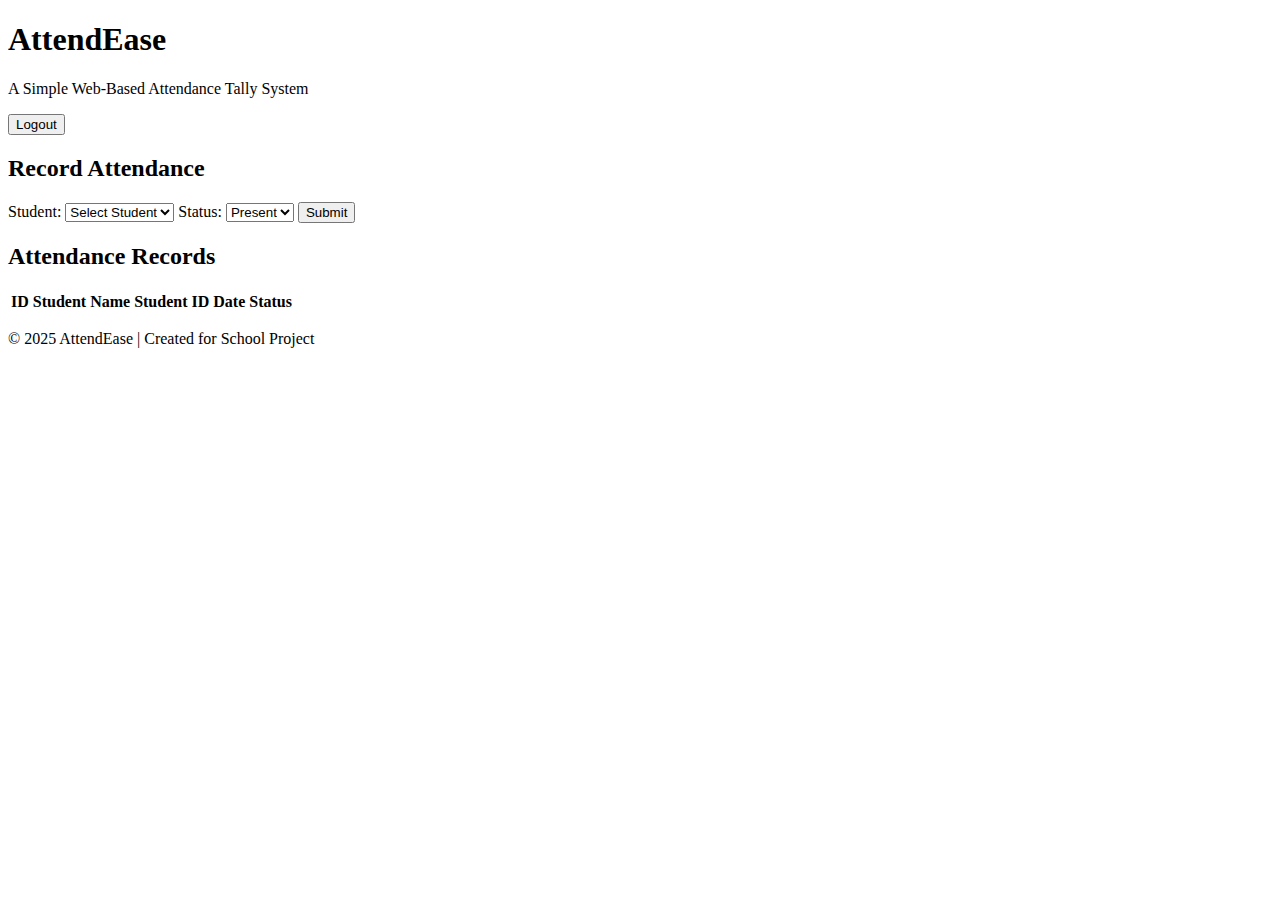
<file: frontend/admin.html>
<!DOCTYPE html>
<html lang="en">
  <head>
    <meta charset="UTF-8" />
    <meta name="viewport" content="width=device-width, initial-scale=1.0" />
    <title>AttendEase - Attendance System</title>
    <link rel="stylesheet" href="styles/styles.css" />
  </head>
  <body>
    <header>
      <div class="header-content">
        <div>
          <h1>AttendEase</h1>
          <p>A Simple Web-Based Attendance Tally System</p>
        </div>
        <button id="logoutBtn" class="logout-btn">Logout</button>
      </div>
    </header>

    <main>
      <section class="form-section">
        <h2>Record Attendance</h2>
        <form id="attendanceForm">
          <label for="student_id">Student:</label>
          <select id="student_id" name="student_id" required>
            <option value="">Select Student</option>
          </select>

          <label for="status">Status:</label>
          <select id="status" name="status" required>
            <option value="Present">Present</option>
            <option value="Absent">Absent</option>
            <option value="Late">Late</option>
          </select>

          <button type="submit">Submit</button>
        </form>
      </section>

      <section class="table-section">
        <h2>Attendance Records</h2>
        <table id="attendanceTable">
          <thead>
            <tr>
              <th>ID</th>
              <th>Student Name</th>
              <th>Student ID</th>
              <th>Date</th>
              <th>Status</th>
            </tr>
          </thead>
          <tbody>
            <!-- Data will be loaded here using JS -->
          </tbody>
        </table>
      </section>
    </main>

    <footer>
      <p>© 2025 AttendEase | Created for School Project</p>
    </footer>

    <script src="js/script.js"></script>
    <script>
      document
        .getElementById("logoutBtn")
        .addEventListener("click", async () => {
          if (confirm("Are you sure you want to log out?")) {
            const response = await fetch("../backend/api/logout.php", {
              method: "POST",
              headers: { "Content-Type": "application/json" },
            });
            const result = await response.json();

            if (result.success) {
              alert(result.message);
              window.location.href = "login.html";
            } else {
              alert("Logout failed. Please try again.");
            }
          }
        });
    </script>
  </body>
</html>
</file>
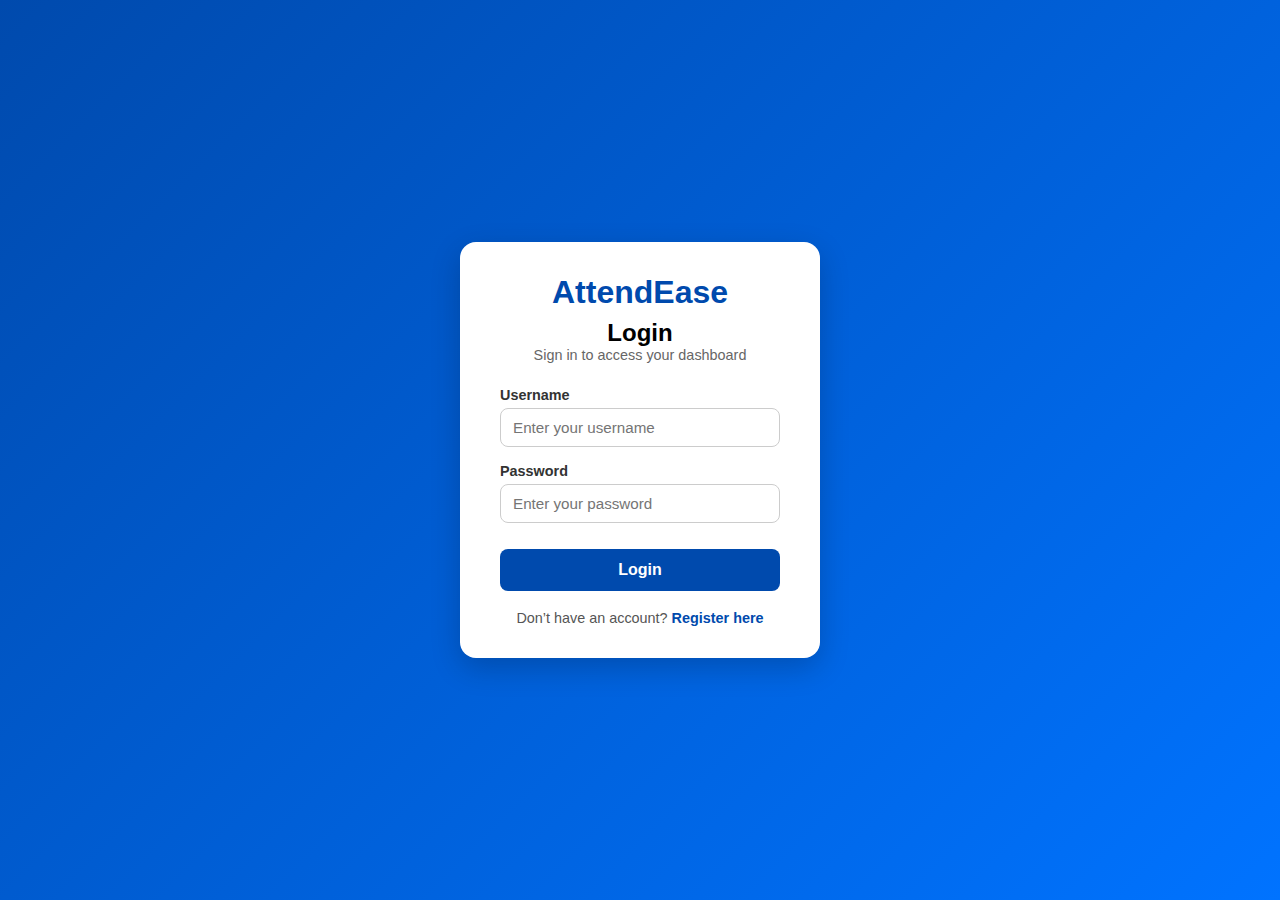
<file: frontend/login.html>
<!DOCTYPE html>
<html lang="en">
<head>
  <meta charset="UTF-8" />
  <meta name="viewport" content="width=device-width, initial-scale=1.0" />
  <title>Login - AttendEase</title>
  <link rel="stylesheet" href="styles/login.css" />
</head>
<body>
  <div class="login-container">
    <div class="login-card">
      <h1 class="app-title">AttendEase</h1>
      <h2>Login</h2>
      <p class="subtitle">Sign in to access your dashboard</p>

      <form id="loginForm">
        <div class="form-group">
          <label>Username</label>
          <input type="text" name="username" placeholder="Enter your username" required />
        </div>

        <div class="form-group">
          <label>Password</label>
          <input type="password" name="password" placeholder="Enter your password" required />
        </div>

        <button type="submit">Login</button>

        <p class="register-text">
          Don’t have an account? <a href="register.html">Register here</a>
        </p>
      </form>
    </div>
  </div>

  <script src="js/login.js"></script>
</body>
</html>
</file>
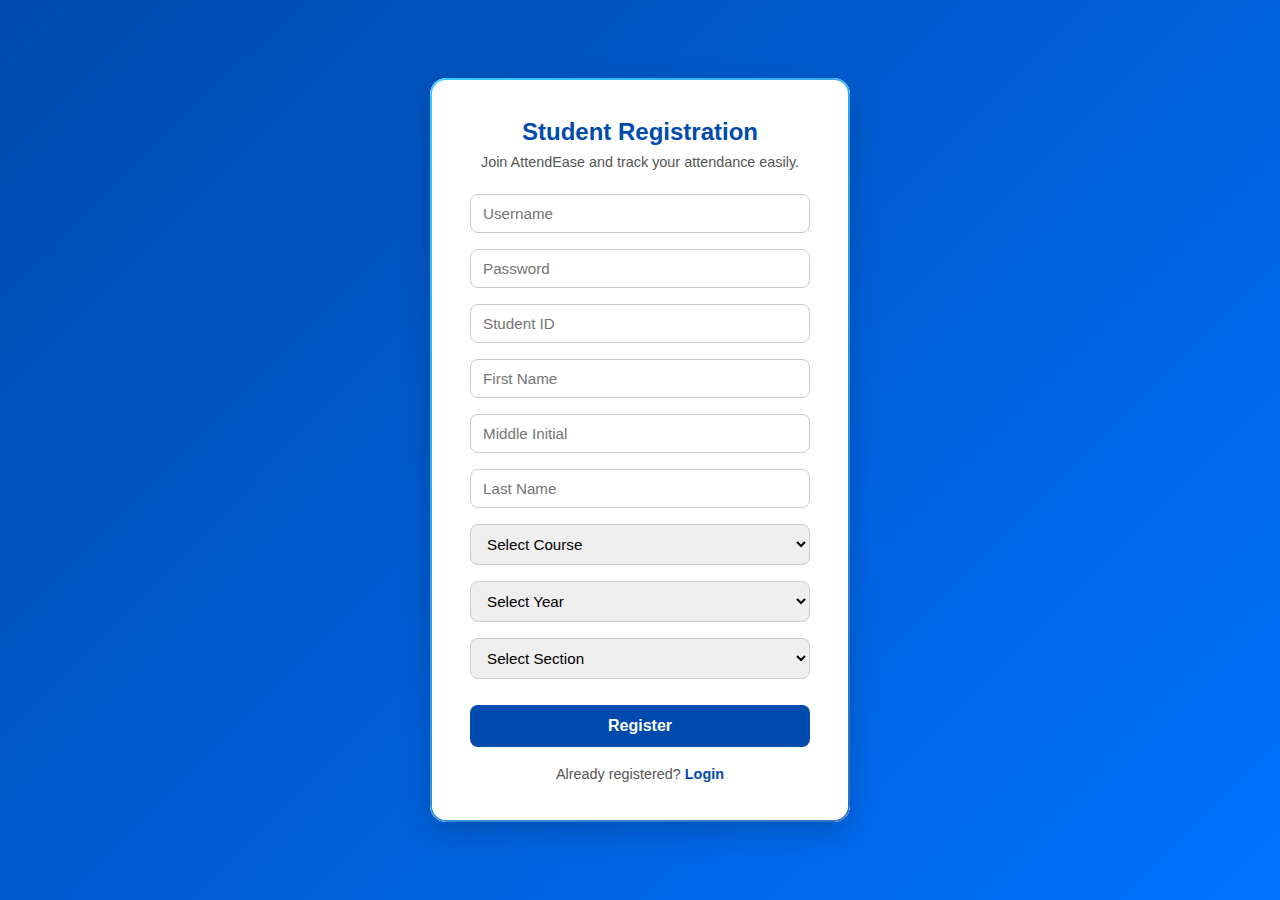
<file: frontend/register.html>
<!DOCTYPE html>
<html lang="en">
  <head>
    <meta charset="UTF-8" />
    <meta name="viewport" content="width=device-width, initial-scale=1.0" />
    <title>Register - AttendEase</title>
    <link rel="stylesheet" href="styles/global.css" />
    <link rel="stylesheet" href="styles/register.css" />
  </head>
  <body>
    <div class="register-container">
      <div class="register-card">
        <h2>Student Registration</h2>
        <p class="subtitle">
          Join AttendEase and track your attendance easily.
        </p>
        <form id="registerForm">
          <div class="form-group">
            <input
              type="text"
              name="username"
              placeholder="Username"
              required
            />
          </div>

          <div class="form-group">
            <input
              type="password"
              name="password"
              placeholder="Password"
              required
            />
          </div>

          <div class="form-group">
            <input
              type="text"
              name="student_id"
              placeholder="Student ID"
              required
            />
          </div>

          <div class="form-group">
            <input
              type="text"
              name="first_name"
              placeholder="First Name"
              required
            />
          </div>

          <div class="form-group">
            <input
              type="text"
              name="middle_initial"
              placeholder="Middle Initial"
              maxlength="1"
              pattern="[A-Za-z]"
              title="Only one letter is allowed"
              inputmode="text"
            />
          </div>

          <div class="form-group">
            <input
              type="text"
              name="last_name"
              placeholder="Last Name"
              required
            />
          </div>

          <div class="form-group">
            <select name="course" required>
              <option value="">Select Course</option>
              <option>BACHELOR OF SCIENCE IN AGRICULTURE</option>
              <option>
                BACHELOR OF SCIENCE IN ACCOUNTING INFORMATION SYSTEM
              </option>
              <option>BACHELOR OF SCIENCE IN CRIMINOLOGY</option>
              <option>BACHELOR OF SCIENCE IN HOSPITALITY MANAGEMENT</option>
              <option>BACHELOR OF SCIENCE IN INFORMATION TECHNOLOGY</option>
              <option>BACHELOR OF ELEMENTARY EDUCATION</option>
              <option>BACHELOR OF SECONDARY EDUCATION</option>
            </select>
          </div>

          <div class="form-group">
            <select name="year-level" required>
              <option value="">Select Year</option>
              <option>1</option>
              <option>2</option>
              <option>3</option>
              <option>4</option>
            </select>
          </div>

          <div class="form-group">
            <select name="section" required>
              <option value="">Select Section</option>
              <option>A</option>
              <option>B</option>
              <option>C</option>
            </select>
          </div>

          <button type="submit">Register</button>

          <p class="login-text">
            Already registered?
            <a href="login.html">Login</a>
          </p>
        </form>
      </div>
    </div>

    <script src="js/register.js"></script>
  </body>
</html>
</file>
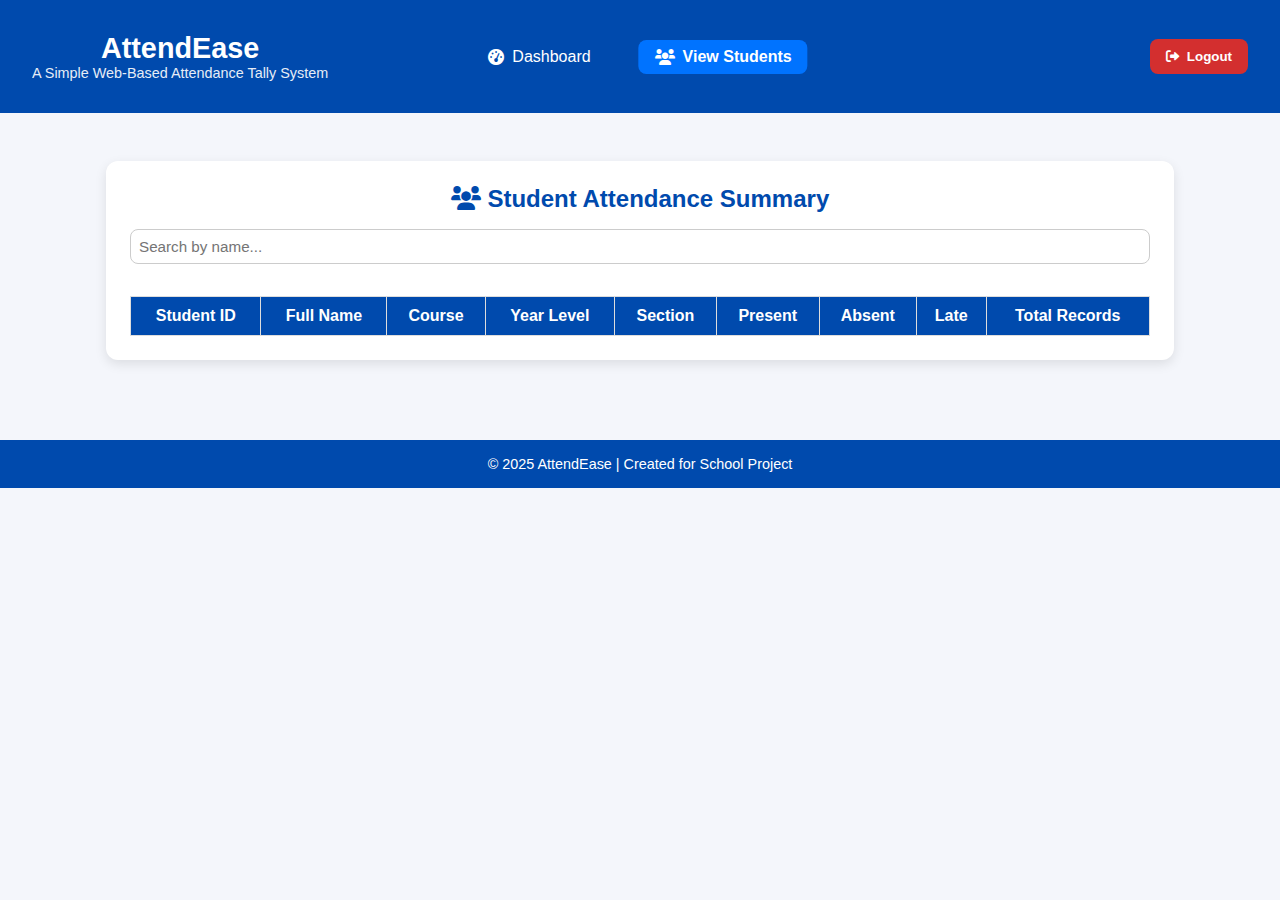
<file: frontend/view-students.html>
<!DOCTYPE html>
<html lang="en">
  <head>
    <meta charset="UTF-8" />
    <meta name="viewport" content="width=device-width, initial-scale=1.0" />
    <title>View Students | AttendEase</title>
    <link rel="stylesheet" href="styles/admin-dashboard.css" />
    <link rel="stylesheet" href="styles/table.css" />
    <link rel="stylesheet" href="https://cdnjs.cloudflare.com/ajax/libs/font-awesome/6.0.0/css/all.min.css" />
  </head>
  <body>
    <header>
      <nav class="navbar">
        <div class="navbar-brand">
          <a href="admin.html" class="brand-link">
            <h1>AttendEase</h1>
            <p>A Simple Web-Based Attendance Tally System</p>
          </a>
        </div>
        <div class="navbar-center">
          <ul class="navbar-nav">
            <li><a href="admin.html" class="nav-link"><i class="fas fa-tachometer-alt"></i> Dashboard</a></li>
            <li><a href="view-students.html" class="nav-link active"><i class="fas fa-users"></i> View Students</a></li>
          </ul>
        </div>
        <div class="navbar-actions">
          <button id="logoutBtn" class="logout-btn">
            <i class="fas fa-sign-out-alt"></i> Logout
          </button>
        </div>
      </nav>
    </header>

    <main>
      <section class="table-section">
        <h2><i class="fas fa-users"></i> Student Attendance Summary</h2>
        <input type="text" id="searchInput" placeholder="Search by name..." style="width: 100%; padding: 8px; margin-bottom: 1rem; border: 1px solid #ccc; border-radius: 8px;">
        <div id="loading" style="display: none;">Loading...</div>
        <table id="studentsTable">
          <thead>
            <tr>
              <th>Student ID</th>
              <th>Full Name</th>
              <th>Course</th>
              <th>Year Level</th>
              <th>Section</th>
              <th>Present</th>
              <th>Absent</th>
              <th>Late</th>
              <th>Total Records</th>
            </tr>
          </thead>
          <tbody></tbody>
        </table>
      </section>
    </main>

    <footer>
      <p>© 2025 AttendEase | Created for School Project</p>
    </footer>

    <script src="js/view-students.js"></script>
  </body>
</html>
</file>
<file: frontend/styles/styles.css>

</file>
<file: frontend/styles/login.css>
@import url("global.css");

.login-container {
  width: 100%;
  display: flex;
  justify-content: center;
  align-items: center;
  padding: 1rem;
}

.login-card {
  background: #fff;
  border-radius: 16px;
  box-shadow: 0 10px 30px rgba(0, 0, 0, 0.2);
  width: 360px;
  padding: 2rem 2.5rem;
  text-align: center;
  animation: slideIn 0.6s ease;
  transition: transform 0.3s ease, box-shadow 0.3s ease;
}

.login-card:hover {
  transform: translateY(-8px) scale(1.03);
  box-shadow: 0 15px 40px rgba(0, 0, 0, 0.25);
}

.login-card:hover::before {
  content: "";
  position: absolute;
  inset: 0;
  border-radius: 16px;
  padding: 2px;
  background: linear-gradient(135deg, #00bfff, #004aad);
  -webkit-mask: 
    linear-gradient(#fff 0 0) content-box, 
    linear-gradient(#fff 0 0);
  -webkit-mask-composite: xor;
          mask-composite: exclude;
  pointer-events: none;
  animation: glow 2s linear infinite;
}

@keyframes glow {
  0% { opacity: 0.6; }
  50% { opacity: 1; }
  100% { opacity: 0.6; }
}
</file>
<file: frontend/styles/global.css>
:root {
  --primary: #004aad;
  --primary-dark: #003580;
  --accent: #0073ff;
}

* {
  box-sizing: border-box;
  margin: 0;
  padding: 0;
  font-family: "Poppins", sans-serif;
}

/* Background Setup */
body {
  min-height: 100vh;
  background: linear-gradient(135deg, #004aad, #0073ff);
  display: flex;
  justify-content: center;
  align-items: center;
}

/* Title Styles */
.app-title {
  font-size: 2rem;
  color: #004aad;
  font-weight: 700;
  margin-bottom: 0.5rem;
}

.login-card {
  position: relative;
  overflow: hidden;
}

.subtitle {
  color: #666;
  font-size: 0.9rem;
  margin-bottom: 1.5rem;
}

/* Form Styles */
.form-group {
  text-align: left;
  margin-bottom: 1rem;
}

label {
  font-weight: 600;
  color: #333;
  font-size: 0.9rem;
  display: block;
  margin-bottom: 0.3rem;
}

input {
  width: 100%;
  padding: 10px 12px;
  border-radius: 8px;
  border: 1px solid #ccc;
  outline: none;
  transition: 0.3s ease;
  font-size: 0.95rem;
}

input:focus {
  border-color: #004aad;
  box-shadow: 0 0 0 3px rgba(0, 74, 173, 0.1);
}

/* Button */
form button {
  width: 100%;
  background: #004aad;
  color: white;
  border: none;
  border-radius: 8px;
  padding: 12px;
  font-weight: 600;
  cursor: pointer;
  transition: 0.3s ease;
  margin-top: 10px;
  font-size: 1rem;
}

button:hover {
  background: #003580;
}

/* Register Link */
.register-text {
  margin-top: 1.2rem;
  font-size: 0.9rem;
  color: #555;
}

.register-text a {
  color: #004aad;
  text-decoration: none;
  font-weight: 600;
}

.register-text a:hover {
  text-decoration: underline;
}

/* Animation */
@keyframes slideIn {
  from {
    transform: translateY(-20px);
    opacity: 0;
  }
  to {
    transform: translateY(0);
    opacity: 1;
  }
}

/* Responsive */
@media (max-width: 480px) {
  .login-card {
    width: 100%;
    max-width: 320px;
    padding: 1.5rem;
  }
}
</file>
<file: frontend/styles/register.css>
@import url("global.css");

.register-container {
  width: 100%;
  display: flex;
  justify-content: center;
  align-items: center;
  padding: 2rem;
}

.register-card {
  background: #fff;
  border-radius: 16px;
  box-shadow: 0 10px 30px rgba(0, 0, 0, 0.2);
  width: 420px;
  padding: 2.5rem;
  text-align: center;
  animation: fadeIn 0.7s ease;
  position: relative;
  overflow: hidden;
  transition: transform 0.3s ease, box-shadow 0.3s ease;
}

.register-card:hover {
  transform: translateY(-6px);
  box-shadow: 0 15px 45px rgba(0, 0, 0, 0.25);
}

.register-card h2 {
  color: var(--primary);
  font-weight: 700;
  margin-bottom: 0.5rem;
}

.subtitle {
  color: #555;
  font-size: 0.9rem;
  margin-bottom: 1.5rem;
}

.form-group {
  margin-bottom: 1rem;
}

input,
select {
  width: 100%;
  padding: 10px 12px;
  border-radius: 8px;
  border: 1px solid #ccc;
  outline: none;
  font-size: 0.95rem;
  transition: 0.3s ease;
}

input:focus,
select:focus {
  border-color: var(--accent);
  box-shadow: 0 0 0 3px rgba(0, 115, 255, 0.1);
}

/* Button */
button {
  width: 100%;
  background: var(--primary);
  color: white;
  border: none;
  border-radius: 8px;
  padding: 12px;
  font-weight: 600;
  cursor: pointer;
  transition: 0.3s ease;
  margin-top: 10px;
  font-size: 1rem;
}

button:hover {
  background: var(--accent);
  box-shadow: 0 0 10px rgba(0, 115, 255, 0.3);
}

/* Link below */
.login-text {
  margin-top: 1.2rem;
  font-size: 0.9rem;
  color: #555;
}

.login-text a {
  color: var(--primary);
  text-decoration: none;
  font-weight: 600;
}

.login-text a:hover {
  text-decoration: underline;
}

/* Subtle gradient glow border effect */
.register-card::before {
  content: "";
  position: absolute;
  inset: 0;
  border-radius: 16px;
  padding: 2px;
  background: linear-gradient(135deg, #00bfff, #004aad);
  -webkit-mask: linear-gradient(#fff 0 0) content-box,
    linear-gradient(#fff 0 0);
  -webkit-mask-composite: xor;
          mask-composite: exclude;
  pointer-events: none;
  animation: glow 2s linear infinite;
  opacity: 0.8;
}

/* Animations */
@keyframes fadeIn {
  from {
    transform: translateY(-15px);
    opacity: 0;
  }
  to {
    transform: translateY(0);
    opacity: 1;
  }
}

@keyframes glow {
  0% { opacity: 0.6; }
  50% { opacity: 1; }
  100% { opacity: 0.6; }
}

/* Responsive */
@media (max-width: 480px) {
  .register-card {
    width: 100%;
    max-width: 340px;
    padding: 1.8rem;
  }
}

input[name="first_name"],
input[name="last_name"],
input[name="middle_initial"] {
  text-transform: capitalize;
}
</file>
<file: frontend/styles/admin-dashboard.css>
@import url("global.css");

header {
  background: var(--primary);
  color: white;
  padding: 1rem 0;
  position: relative;
}

.header-content {
  max-width: 1100px;
  margin: 0 auto;
  display: flex;
  align-items: center;
  justify-content: center;
  position: relative;
}

header h1 {
  font-size: 1.8rem;
  margin: 0;
  text-align: center;
}

header p {
  font-size: 0.9rem;
  opacity: 0.9;
  text-align: center;
  margin: 0;
}

body {
  background: #f4f6fb;
  display: block;
  min-height: 100vh;
  font-family: "Poppins", sans-serif;
}

main {
  max-width: 1100px;
  margin: 2rem auto;
  padding: 1rem;
}

.form-section, .table-section {
  background: white;
  border-radius: 12px;
  box-shadow: 0 4px 12px rgba(0, 0, 0, 0.1);
  padding: 1.5rem;
  margin-bottom: 2rem;
}

h2 {
  color: var(--primary);
  margin-bottom: 1rem;
  text-align: center;
}

.card {
  background: white;
  border-radius: 12px;
  box-shadow: 0 4px 12px rgba(0, 0, 0, 0.1);
  padding: 1.5rem;
  transition: transform 0.3s ease, box-shadow 0.3s ease;
}

.card:hover {
  transform: translateY(-4px);
  box-shadow: 0 8px 20px rgba(0, 0, 0, 0.15);
}

footer {
  text-align: center;
  padding: 1rem;
  background: var(--primary);
  color: white;
  position: relative;
  bottom: 0;
  width: 100%;
  font-size: 0.9rem;
}

select {
  width: 100%;
  padding: 12px 14px;
  border: 2px solid var(--primary);
  border-radius: 10px;
  background-color: #fff;
  color: #333;
  font-size: 1rem;
  font-weight: 500;
  appearance: none;
  background-image: linear-gradient(45deg, transparent 50%, var(--primary) 50%),
                    linear-gradient(135deg, var(--primary) 50%, transparent 50%);
  background-position: calc(100% - 20px) calc(1em + 4px), calc(100% - 15px) calc(1em + 4px);
  background-size: 5px 5px, 5px 5px;
  background-repeat: no-repeat;
  transition: all 0.3s ease;
}

select:hover, select:focus {
  border-color: var(--accent);
  box-shadow: 0 0 8px rgba(0, 115, 255, 0.2);
  outline: none;
}

label {
  display: block;
  font-weight: 600;
  color: var(--primary-dark);
  margin-bottom: 6px;
  margin-top: 10px;
}

form button[type="submit"] {
  width: 100%;
  margin-top: 1rem;
  padding: 12px;
  background: var(--primary);
  color: #fff;
  border: none;
  border-radius: 10px;
  font-size: 1rem;
  font-weight: 600;
  cursor: pointer;
  transition: 0.3s ease;
}

form button[type="submit"]:hover {
  background: var(--accent);
  box-shadow: 0 4px 12px rgba(0, 115, 255, 0.3);
}

.summary-cards {
  display: flex;
  justify-content: space-around;
  gap: 1rem;
  flex-wrap: wrap;
}
.summary-card {
  background: white;
  border-radius: 12px;
  box-shadow: 0 4px 12px rgba(0, 0, 0, 0.1);
  padding: 1rem;
  text-align: center;
  flex: 1;
  min-width: 120px;
  transition: transform 0.3s ease;
}
.summary-card:hover { transform: translateY(-2px); }
.summary-card.present { border-left: 4px solid #0a0; }
.summary-card.absent { border-left: 4px solid #c00; }
.summary-card.late { border-left: 4px solid #e69500; }
.summary-card i { font-size: 1.5rem; margin-bottom: 0.5rem; }
.summary-card.present i { color: #0a0; }
.summary-card.absent i { color: #c00; }
.summary-card.late i { color: #e69500; }

@media (max-width: 768px) {
  .header-content { flex-direction: column; text-align: center; }
  .logout-btn { position: static; margin-top: 1rem; }
  .summary-cards { flex-direction: column; }
  main { padding: 0.5rem; }
  .form-section, .table-section { padding: 1rem; }
  table { font-size: 0.9rem; }
  table th, table td { padding: 8px; }
}

.navbar {
  background: var(--primary);
  color: white;
  padding: 1rem 2rem;  /* Add horizontal padding (2rem) for space from edges */
  position: relative;
  width: 100%;  /* Span full width */
  display: flex;
  align-items: center;
  justify-content: space-between;  /* Better spacing: brand left, nav center, actions right */
  flex-wrap: wrap;
}

.navbar-brand {
  flex-shrink: 0;  /* Keeps brand on left */
}

.navbar-brand .brand-link {
  text-decoration: none;
  color: white;
  text-align: left;
}

.navbar-brand h1 {
  font-size: 1.8rem;
  margin: 0;
}

.navbar-brand p {
  font-size: 0.9rem;
  opacity: 0.9;
  margin: 0;
}

.navbar-center {
  flex: 1;  /* Takes up available space */
  display: flex;
  justify-content: center;  /* Centers nav links perfectly */
  position: absolute;  /* Position absolutely for true centering */
  left: 50%;
  transform: translateX(-50%);  /* Shifts center point to middle of navbar */
}

.navbar-nav {
  display: flex;
  list-style: none;
  margin: 0;
  padding: 0;
  gap: 2rem;
}

.navbar-nav .nav-link {
  color: white;
  text-decoration: none;
  font-weight: 500;
  padding: 0.5rem 1rem;
  border-radius: 8px;
  transition: background 0.3s ease;
  display: flex;
  align-items: center;
  gap: 0.5rem;
}

.navbar-nav .nav-link:hover {
  background: rgba(255, 255, 255, 0.1);
}

.navbar-nav .nav-link.active {
  background: var(--accent);
  font-weight: 600;
}

.navbar-actions {
  flex-shrink: 0;  /* Keeps actions on right */
  display: flex;
  align-items: center;
}

.logout-btn {
  background: #d32f2f;
  color: white;
  border: none;
  border-radius: 8px;
  padding: 10px 16px;
  cursor: pointer;
  font-weight: 600;
  transition: 0.3s ease;
  display: flex;
  align-items: center;
  gap: 0.5rem;
}

.logout-btn:hover {
  background: #b71c1c;
  box-shadow: 0 0 8px rgba(255, 0, 0, 0.5);
}

/* Responsive adjustments */
@media (max-width: 768px) {
  .navbar {
    flex-direction: column;
    text-align: center;
    padding: 1rem;  /* Reduce padding on mobile */
  }
  .navbar-brand {
    margin-bottom: 1rem;
  }
  .navbar-center {
    position: static;  /* Reset for stacking */
    transform: none;
    order: 2;
    margin: 1rem 0;
  }
  .navbar-actions {
    order: 3;
  }
  .navbar-nav {
    flex-direction: column;
    gap: 1rem;
  }
}
</file>
<file: frontend/styles/table.css>
table {
  width: 100%;
  border-collapse: collapse;
  margin-top: 1rem;
}

table th {
  background: var(--primary);
  color: white;
  text-align: center;
  padding: 10px;
  border: 1px solid #ddd;
}

table td {
  border: 1px solid #ddd;
  padding: 10px;
  text-align: center;
}

table tr:hover {
  background-color: rgba(0, 74, 173, 0.05);
}
</file>
